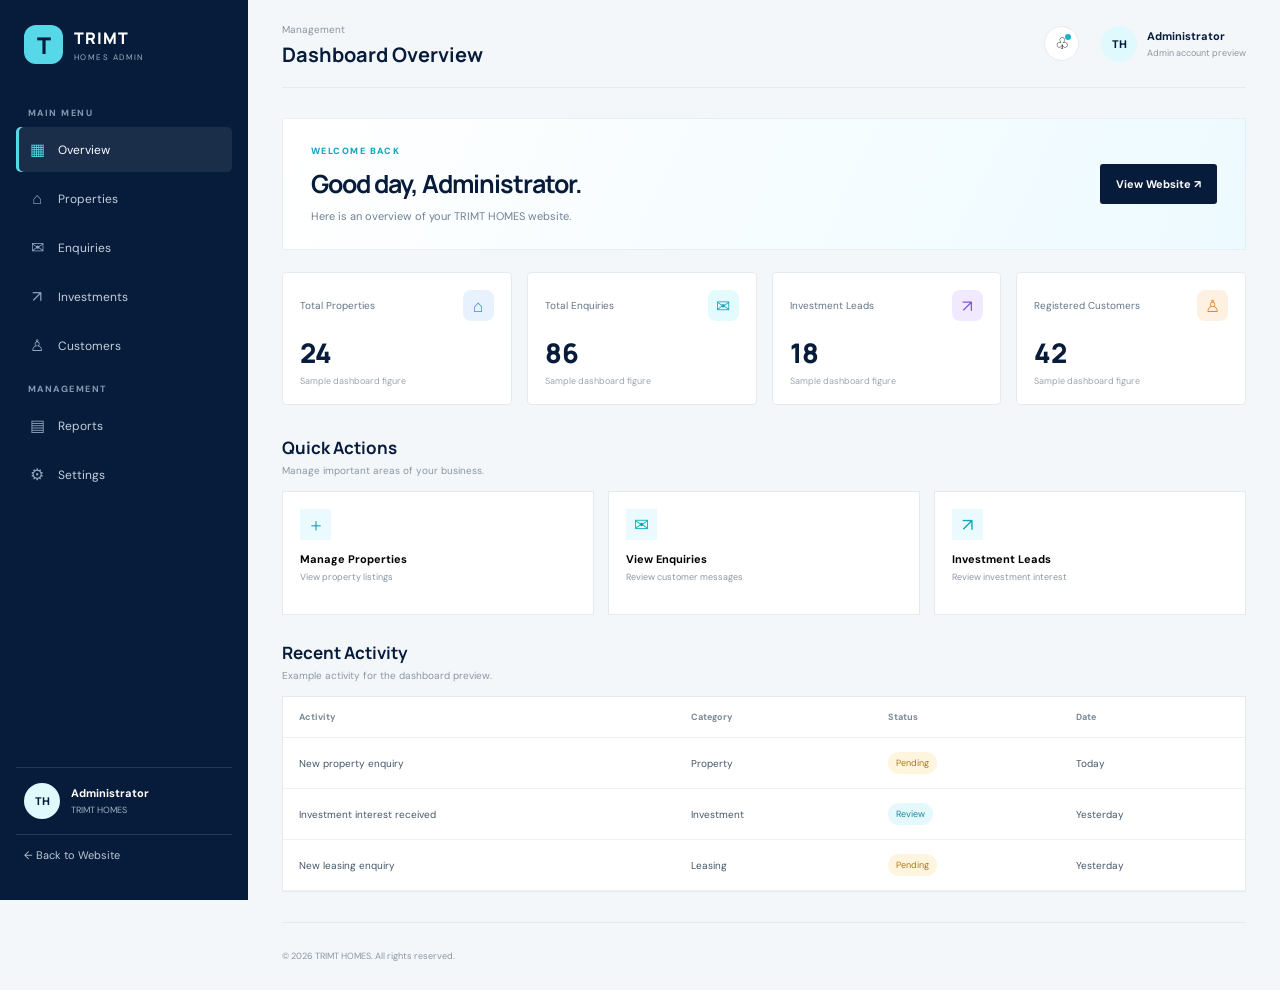
<file: dashboard.html>
<!DOCTYPE html>
<html lang="en">
<head>
  <meta charset="UTF-8">
  <meta name="viewport" content="width=device-width, initial-scale=1.0">
  <meta name="theme-color" content="#071b35">
  <title>Admin Dashboard | TRIMT HOMES</title>
  <link rel="preconnect" href="https://fonts.googleapis.com">
  <link rel="preconnect" href="https://fonts.gstatic.com" crossorigin>
  <link href="https://fonts.googleapis.com/css2?family=DM+Sans:wght@400;500;600;700&family=Manrope:wght@400;500;600;700;800&display=swap" rel="stylesheet">
  <link rel="stylesheet" href="dashboard.css">
</head>
<body>
<div class="dashboard-layout">
  <aside class="sidebar" id="sidebar">
    <a href="index.html" class="dashboard-brand"><span class="brand-icon">T</span><span><strong>TRIMT</strong><small>HOMES ADMIN</small></span></a>
    <div class="sidebar-label">MAIN MENU</div>
    <nav class="sidebar-nav" aria-label="Main menu">
      <a href="#overview" class="nav-link active" data-section="overview"><span>▦</span>Overview</a>
      <a href="#properties" class="nav-link" data-section="properties"><span>⌂</span>Properties</a>
      <a href="#enquiries" class="nav-link" data-section="enquiries"><span>✉</span>Enquiries</a>
      <a href="#investments" class="nav-link" data-section="investments"><span>↗</span>Investments</a>
      <a href="#customers" class="nav-link" data-section="customers"><span>♙</span>Customers</a>
    </nav>
    <div class="sidebar-label">MANAGEMENT</div>
    <nav class="sidebar-nav" aria-label="Management">
      <a href="#reports" class="nav-link" data-section="reports"><span>▤</span>Reports</a>
      <a href="#settings" class="nav-link" data-section="settings"><span>⚙</span>Settings</a>
    </nav>
    <div class="sidebar-bottom"><div class="admin-profile"><div class="admin-avatar">TH</div><div><strong>Administrator</strong><small>TRIMT HOMES</small></div></div><a href="index.html" class="back-website">← Back to Website</a></div>
  </aside>
  <main class="dashboard-main">
    <header class="dashboard-header"><button class="sidebar-toggle" id="sidebar-toggle" aria-label="Open navigation" aria-expanded="false" aria-controls="sidebar">☰</button><div class="header-title"><span>Management</span><h1>Dashboard Overview</h1></div><div class="header-actions"><button class="notification-button" aria-label="Notifications">♧<span></span></button><div class="header-user"><div class="admin-avatar">TH</div><div><strong>Administrator</strong><small>Admin account preview</small></div></div></div></header>
    <section class="dashboard-section active" id="overview">
      <div class="welcome-section"><div><p class="eyebrow">WELCOME BACK</p><h2>Good day, Administrator.</h2><p>Here is an overview of your TRIMT HOMES website.</p></div><a href="index.html#properties" class="primary-button">View Website ↗</a></div>
      <div class="stats-grid">
        <article class="stat-card"><div class="stat-top"><span>Total Properties</span><span class="stat-icon blue">⌂</span></div><h3>24</h3><p class="stat-note">Sample dashboard figure</p></article>
        <article class="stat-card"><div class="stat-top"><span>Total Enquiries</span><span class="stat-icon cyan">✉</span></div><h3>86</h3><p class="stat-note">Sample dashboard figure</p></article>
        <article class="stat-card"><div class="stat-top"><span>Investment Leads</span><span class="stat-icon purple">↗</span></div><h3>18</h3><p class="stat-note">Sample dashboard figure</p></article>
        <article class="stat-card"><div class="stat-top"><span>Registered Customers</span><span class="stat-icon orange">♙</span></div><h3>42</h3><p class="stat-note">Sample dashboard figure</p></article>
      </div>
      <div class="section-heading"><div><h2>Quick Actions</h2><p>Manage important areas of your business.</p></div></div>
      <div class="quick-actions"><button class="quick-action" data-open="properties"><span class="quick-icon">＋</span><strong>Manage Properties</strong><small>View property listings</small></button><button class="quick-action" data-open="enquiries"><span class="quick-icon">✉</span><strong>View Enquiries</strong><small>Review customer messages</small></button><button class="quick-action" data-open="investments"><span class="quick-icon">↗</span><strong>Investment Leads</strong><small>Review investment interest</small></button></div>
      <div class="section-heading"><div><h2>Recent Activity</h2><p>Example activity for the dashboard preview.</p></div></div>
      <div class="table-card"><div class="table-responsive"><table><thead><tr><th>Activity</th><th>Category</th><th>Status</th><th>Date</th></tr></thead><tbody><tr><td>New property enquiry</td><td>Property</td><td><span class="status pending">Pending</span></td><td>Today</td></tr><tr><td>Investment interest received</td><td>Investment</td><td><span class="status reviewed">Review</span></td><td>Yesterday</td></tr><tr><td>New leasing enquiry</td><td>Leasing</td><td><span class="status pending">Pending</span></td><td>Yesterday</td></tr></tbody></table></div></div>
    </section>
    <section class="dashboard-section" id="properties"><div class="section-heading"><div><p class="eyebrow">PROPERTY MANAGEMENT</p><h2>Properties</h2><p>Manage your real estate listings.</p></div><button class="primary-button" id="add-property-button">+ Add Property</button></div><div class="empty-state"><span>⌂</span><h3>Property management</h3><p>Your property listings will appear here when database integration is connected.</p></div></section>
    <section class="dashboard-section" id="enquiries"><div class="section-heading"><div><p class="eyebrow">CUSTOMER MESSAGES</p><h2>Enquiries</h2><p>Review messages from interested customers.</p></div></div><div class="empty-state"><span>✉</span><h3>No live enquiries yet</h3><p>Customer enquiries will appear here after the database is connected.</p></div></section>
    <section class="dashboard-section" id="investments"><div class="section-heading"><div><p class="eyebrow">INVESTOR MANAGEMENT</p><h2>Investment Leads</h2><p>Manage investment enquiries and interested investors.</p></div></div><div class="empty-state"><span>↗</span><h3>Investment management</h3><p>Investment enquiries and investor records will appear here after database integration.</p></div></section>
    <section class="dashboard-section" id="customers"><div class="section-heading"><div><p class="eyebrow">CUSTOMER MANAGEMENT</p><h2>Customers</h2><p>Manage registered customer information.</p></div></div><div class="empty-state"><span>♙</span><h3>Customer records</h3><p>Customer accounts will appear here after authentication and database integration.</p></div></section>
    <section class="dashboard-section" id="reports"><div class="section-heading"><div><p class="eyebrow">BUSINESS PERFORMANCE</p><h2>Reports</h2><p>Review your business performance and activity.</p></div></div><div class="empty-state"><span>▤</span><h3>Reports and analytics</h3><p>Live business reports will be available when real website data is connected.</p></div></section>
    <section class="dashboard-section" id="settings"><div class="section-heading"><div><p class="eyebrow">ACCOUNT MANAGEMENT</p><h2>Settings</h2><p>Manage your website administration settings.</p></div></div><div class="settings-card"><h3>Business Information</h3><div class="settings-item"><span>Business Name</span><strong>TRIMT HOMES</strong></div><div class="settings-item"><span>Parent Company</span><strong>Trimt Olawole Limited</strong></div><div class="settings-item"><span>Website</span><strong>TRIMT HOMES</strong></div><p class="settings-note">These are preview details. Connect the backend before enabling live account settings.</p></div></section>
    <footer class="dashboard-footer">© <span id="dashboard-year"></span> TRIMT HOMES. All rights reserved.</footer>
  </main>
</div>
<script src="dashboard.js"></script>
</body>
</html>
</file>
<file: dashboard.css>
*{box-sizing:border-box} :root{--navy:#071b3a;--navy2:#102e57;--cyan:#56d8e8;--ice:#eafaff;--white:#fff;--muted:#718092;--line:#e4ebf0;--font:'DM Sans',sans-serif;--display:'Manrope',sans-serif}html,body{min-height:100%;margin:0}body{font-family:var(--font);color:var(--navy);background:#f4f7fa;font-size:13px}button,a{font:inherit}a{color:inherit;text-decoration:none}button:focus-visible,a:focus-visible{outline:3px solid #56d8e8;outline-offset:3px}.dashboard-layout{min-height:100vh}.sidebar{position:fixed;inset:0 auto 0 0;z-index:30;width:248px;display:flex;flex-direction:column;padding:25px 16px;background:var(--navy);color:#fff}.dashboard-brand{display:flex;align-items:center;gap:11px;padding:0 8px 28px}.brand-icon{width:39px;height:39px;display:grid;place-items:center;border-radius:12px;background:var(--cyan);color:var(--navy);font:800 23px var(--display)}.dashboard-brand strong,.dashboard-brand small{display:block}.dashboard-brand strong{font:800 16px var(--display);letter-spacing:.06em}.dashboard-brand small{margin-top:3px;color:#9db1c5;font-size:8px;letter-spacing:.18em}.sidebar-label{padding:15px 12px 8px;color:#8298ae;font-size:9px;font-weight:800;letter-spacing:.16em}.sidebar-nav{display:grid;gap:4px}.nav-link{display:flex;align-items:center;gap:12px;padding:12px;border-radius:5px;color:#c3d0dc;font-size:12px;transition:.2s}.nav-link>span{width:18px;color:#8da7bd;text-align:center;font-size:16px}.nav-link:hover,.nav-link.active{background:#ffffff14;color:#fff}.nav-link.active{box-shadow:inset 3px 0 var(--cyan)}.nav-link.active>span{color:var(--cyan)}.sidebar-bottom{margin-top:auto}.admin-profile{display:flex;align-items:center;gap:11px;padding:15px 8px;border-top:1px solid #ffffff20}.admin-avatar{width:36px;height:36px;flex:0 0 36px;display:grid;place-items:center;border-radius:50%;background:#dff9fc;color:var(--navy);font-size:11px;font-weight:800}.admin-profile strong,.admin-profile small,.header-user strong,.header-user small{display:block}.admin-profile strong,.header-user strong{font-size:11px}.admin-profile small,.header-user small{margin-top:4px;color:#9fb1c1;font-size:9px}.back-website{display:block;padding:13px 8px;color:#b9c9d6;font-size:11px;border-top:1px solid #ffffff20}.dashboard-main{min-height:100vh;margin-left:248px;padding:0 34px 28px}.dashboard-header{height:88px;display:flex;align-items:center;gap:18px;border-bottom:1px solid var(--line);margin-bottom:30px}.header-title>span{color:#8794a3;font-size:10px}.header-title h1{margin:4px 0 0;font:700 20px var(--display)}.header-actions{display:flex;align-items:center;gap:22px;margin-left:auto}.header-user{display:flex;align-items:center;gap:10px}.header-user small{color:#8896a3}.notification-button{position:relative;width:35px;height:35px;border:1px solid var(--line);background:#fff;border-radius:50%;font-size:16px;cursor:pointer}.notification-button span{position:absolute;right:7px;top:7px;width:6px;height:6px;background:#19b2c7;border-radius:50%}.sidebar-toggle{display:none;border:0;background:none;font-size:22px;cursor:pointer}.dashboard-section{display:none;animation:fade-in .25s ease}.dashboard-section.active{display:block}@keyframes fade-in{from{opacity:.5;transform:translateY(5px)}to{opacity:1;transform:none}}.welcome-section{display:flex;align-items:center;justify-content:space-between;gap:20px;padding:26px 28px;background:linear-gradient(115deg,#fff,#edfaff);border:1px solid #e5f0f4}.eyebrow{margin:0 0 9px;color:#11a4ba;font-size:9px;font-weight:800;letter-spacing:.16em}.welcome-section h2{margin:0;font:700 25px var(--display);letter-spacing:-.04em}.welcome-section p:last-child{margin:8px 0 0;color:var(--muted);font-size:11px}.primary-button{display:inline-flex;align-items:center;justify-content:center;min-height:40px;padding:0 16px;border:0;border-radius:3px;background:var(--navy);color:#fff;font-size:11px;font-weight:700;cursor:pointer}.primary-button:hover{background:var(--navy2)}.stats-grid{display:grid;grid-template-columns:repeat(4,1fr);gap:15px;margin:22px 0 31px}.stat-card{padding:17px;background:#fff;border:1px solid var(--line);border-radius:4px}.stat-top{display:flex;align-items:center;justify-content:space-between;color:#647487;font-size:10px}.stat-icon{width:31px;height:31px;display:grid;place-items:center;border-radius:8px;font-size:17px}.stat-icon.blue{background:#e8f2ff;color:#3681d8}.stat-icon.cyan{background:#e3fbfd;color:#13a7bd}.stat-icon.purple{background:#f1eaff;color:#8756cb}.stat-icon.orange{background:#fff1e2;color:#de8b31}.stat-card h3{margin:13px 0 4px;font:800 27px var(--display)}.stat-note{margin:0;color:#9aa5b0;font-size:9px}.section-heading{display:flex;align-items:center;justify-content:space-between;gap:20px;margin:26px 0 14px}.section-heading h2{margin:0;font:700 17px var(--display)}.section-heading p{margin:5px 0 0;color:#8a97a4;font-size:10px}.section-heading .eyebrow{margin:0 0 7px}.section-heading>div>h2:not(:first-child){font-size:23px}.quick-actions{display:grid;grid-template-columns:repeat(3,1fr);gap:14px}.quick-action{min-height:124px;display:flex;flex-direction:column;align-items:flex-start;padding:17px;background:#fff;border:1px solid var(--line);text-align:left;cursor:pointer;transition:transform .2s,box-shadow .2s}.quick-action:hover{transform:translateY(-3px);box-shadow:0 10px 25px #102e5710}.quick-icon{width:31px;height:31px;display:grid;place-items:center;margin-bottom:12px;background:var(--ice);color:#0ca8be;font-size:18px}.quick-action strong{font-size:11px}.quick-action small{margin-top:5px;color:#8a97a4;font-size:9px}.table-card{background:#fff;border:1px solid var(--line)}.table-responsive{overflow-x:auto}table{width:100%;border-collapse:collapse;min-width:560px;text-align:left}th,td{padding:14px 16px;border-bottom:1px solid #edf1f4;font-size:10px}th{color:#7b8998;font-size:9px;font-weight:700}td{color:#44566a}.status{display:inline-block;padding:5px 8px;border-radius:20px;font-size:9px}.status.pending{background:#fff5df;color:#a87919}.status.reviewed{background:#e5f8fb;color:#12899b}.empty-state{min-height:240px;display:flex;flex-direction:column;align-items:center;justify-content:center;padding:30px;background:#fff;border:1px dashed #d5e0e7;text-align:center}.empty-state>span{width:46px;height:46px;display:grid;place-items:center;border-radius:50%;background:var(--ice);color:#10a8bd;font-size:23px}.empty-state h3{margin:14px 0 4px;font:700 16px var(--display)}.empty-state p{max-width:410px;color:#8492a0;font-size:11px;line-height:1.7}.settings-card{max-width:650px;padding:22px;background:#fff;border:1px solid var(--line)}.settings-card h3{margin:0 0 17px;font:700 16px var(--display)}.settings-item{display:flex;justify-content:space-between;gap:15px;padding:13px 0;border-top:1px solid #edf1f4;font-size:11px}.settings-item span{color:#788796}.settings-note{margin:16px 0 0;color:#8794a0;font-size:10px;line-height:1.6}.dashboard-footer{padding-top:27px;margin-top:30px;border-top:1px solid var(--line);color:#8996a3;font-size:9px}
@media(max-width:1000px){.sidebar{width:220px}.dashboard-main{margin-left:220px;padding-right:24px;padding-left:24px}.stats-grid{grid-template-columns:repeat(2,1fr)}}
@media(max-width:700px){.sidebar{width:260px;transform:translateX(-100%);transition:transform .25s;box-shadow:15px 0 30px #00152c20}.sidebar-open .sidebar{transform:translateX(0)}.dashboard-main{margin-left:0;padding:0 17px 22px}.dashboard-header{height:74px;margin-bottom:20px}.sidebar-toggle{display:block}.header-title h1{font-size:16px}.header-actions{gap:12px}.header-user>div:last-child{display:none}.welcome-section{align-items:flex-start;flex-direction:column;padding:21px}.welcome-section h2{font-size:22px}.stats-grid{gap:10px}.stat-card{padding:13px}.stat-top{font-size:9px}.quick-actions{grid-template-columns:1fr}.quick-action{min-height:105px}.section-heading{align-items:flex-start}.section-heading .primary-button{white-space:nowrap;padding:0 10px}.section-heading>div>h2:not(:first-child){font-size:21px}.settings-item{font-size:10px}}
@media(prefers-reduced-motion:reduce){*,*::before,*::after{animation-duration:.01ms!important;transition-duration:.01ms!important}}
</file>
